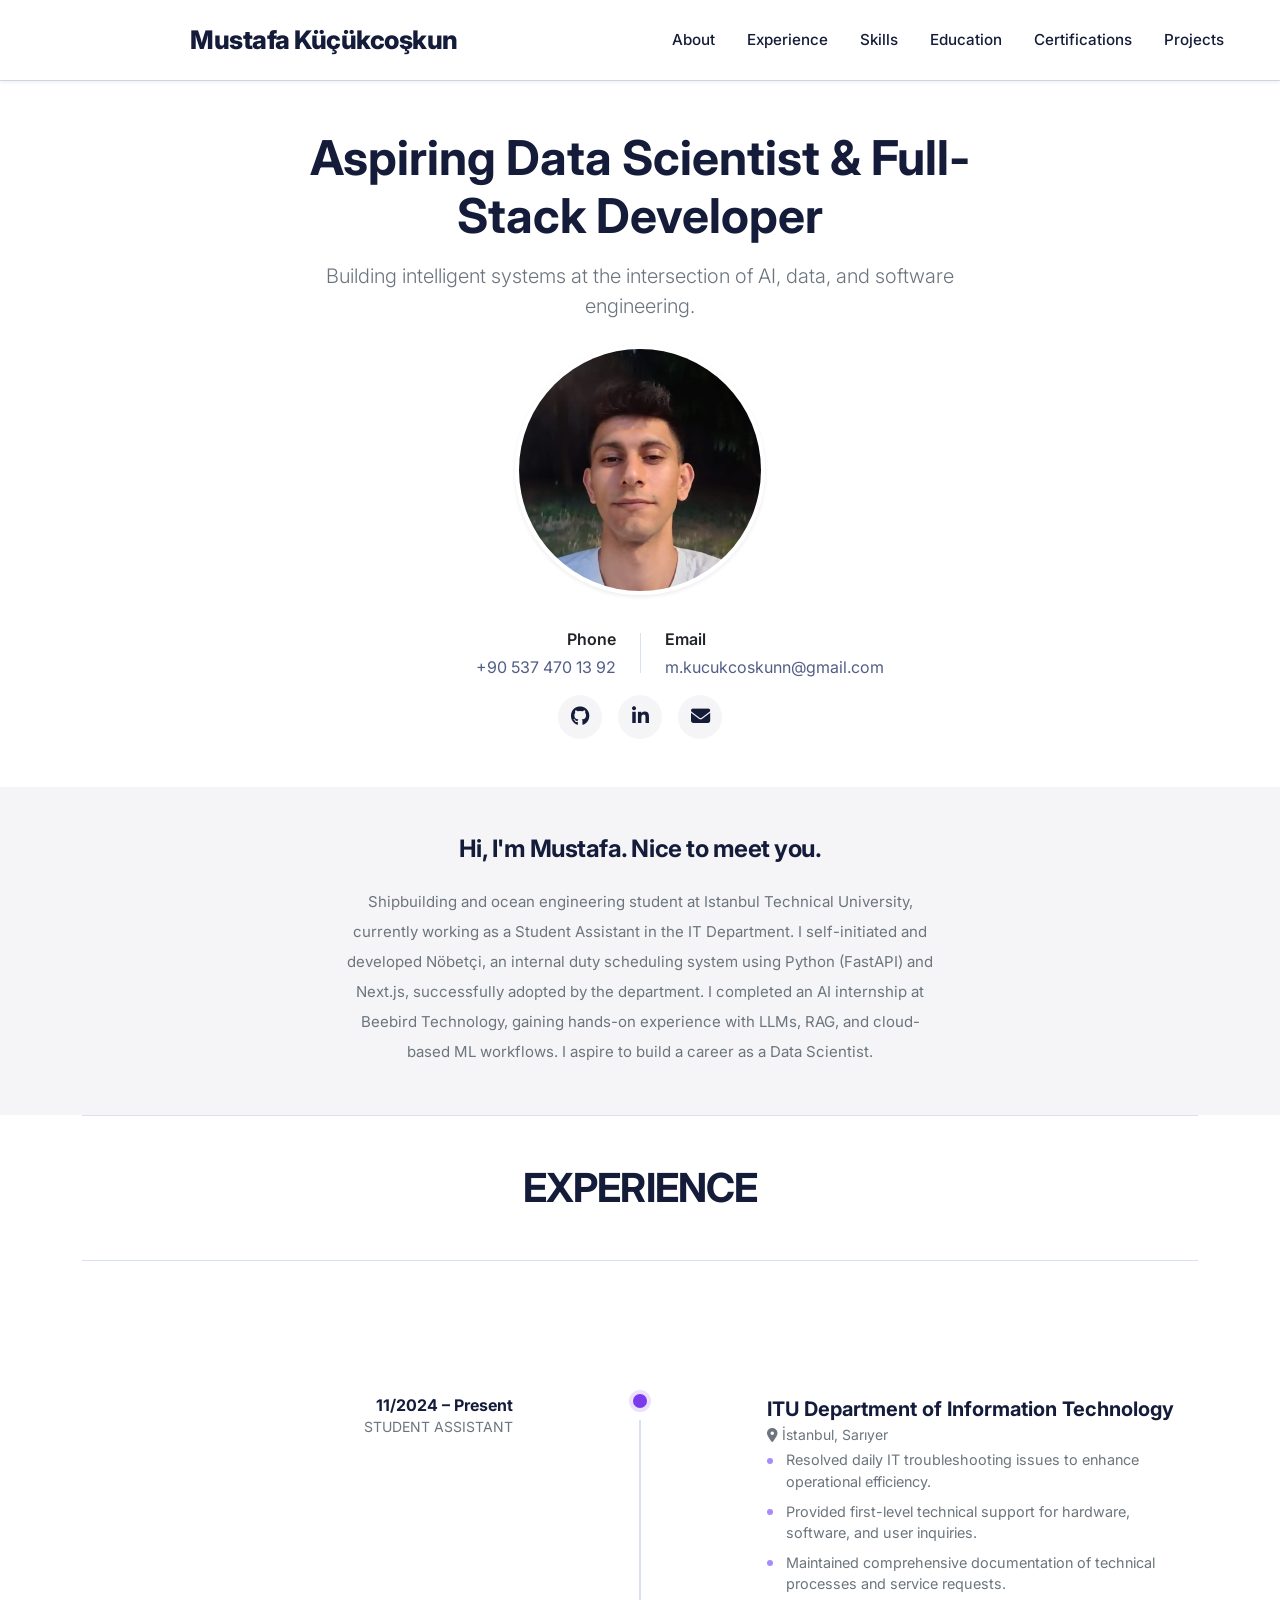
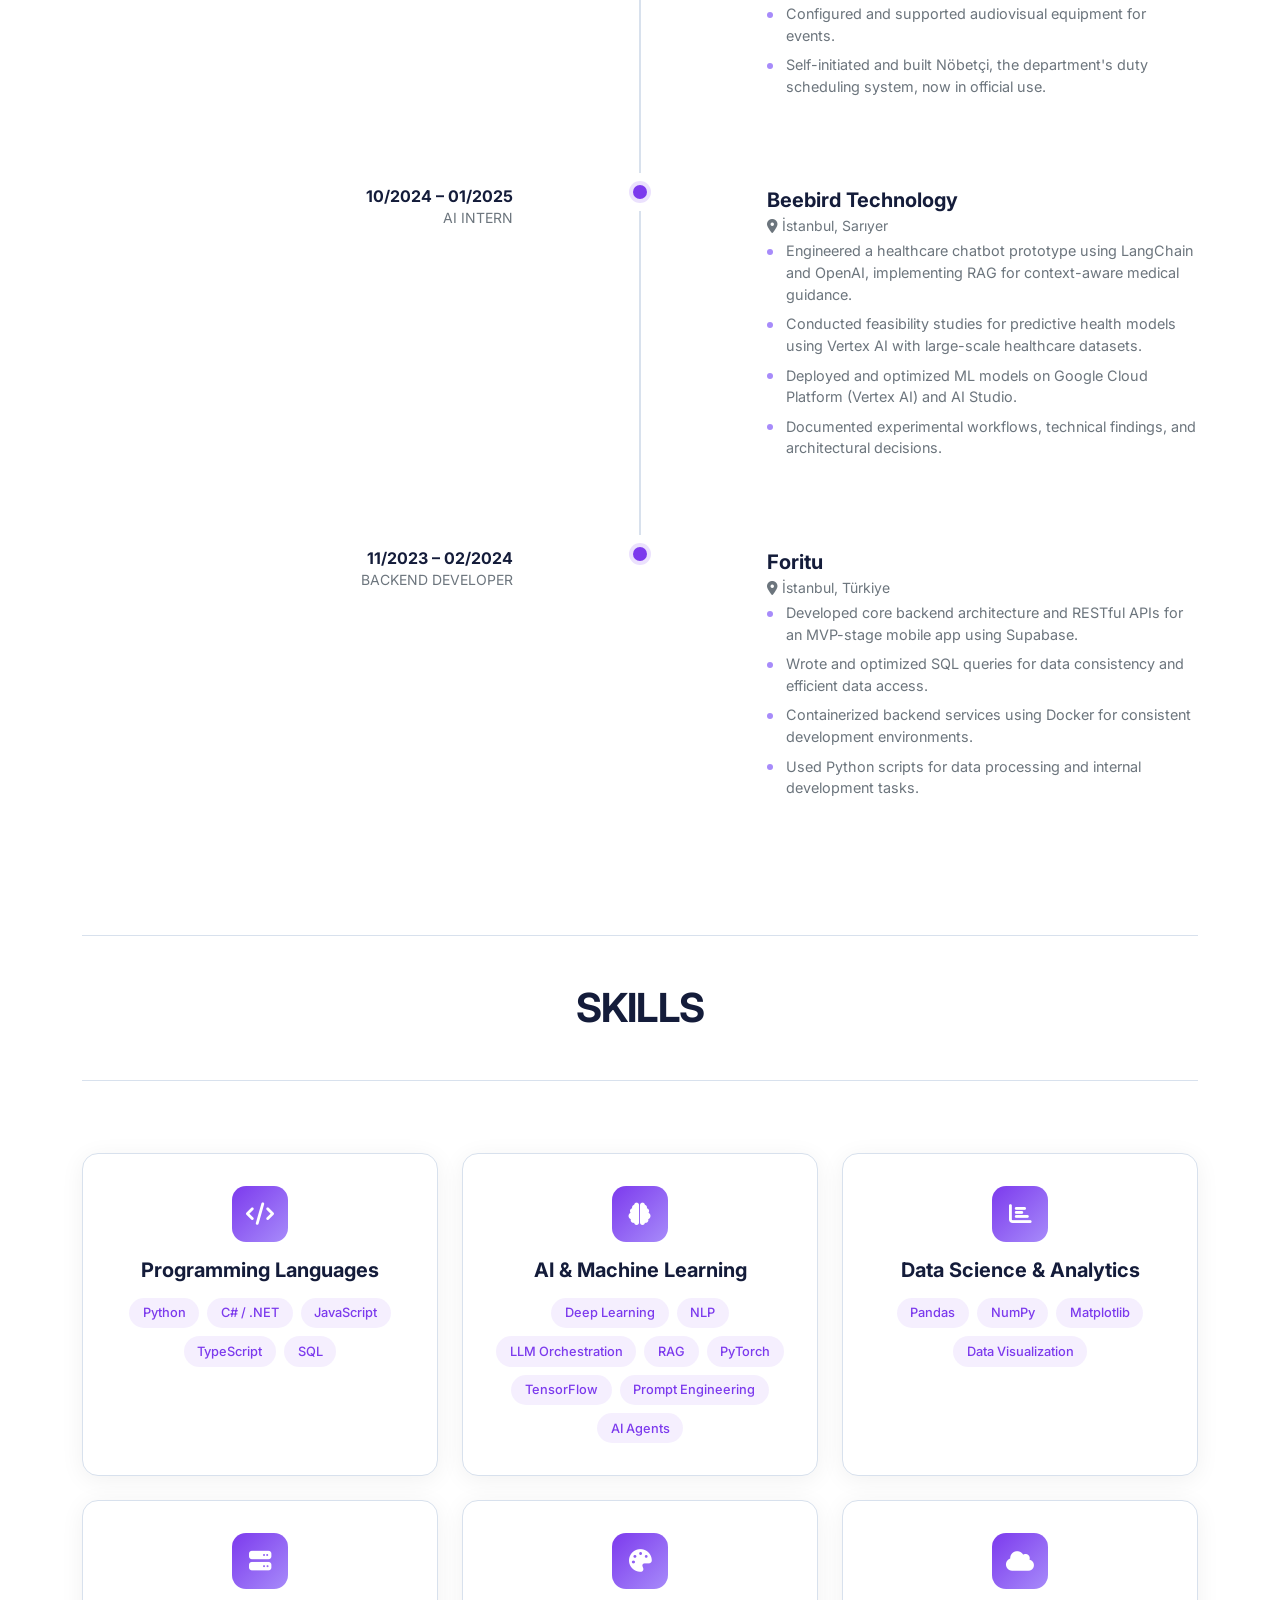
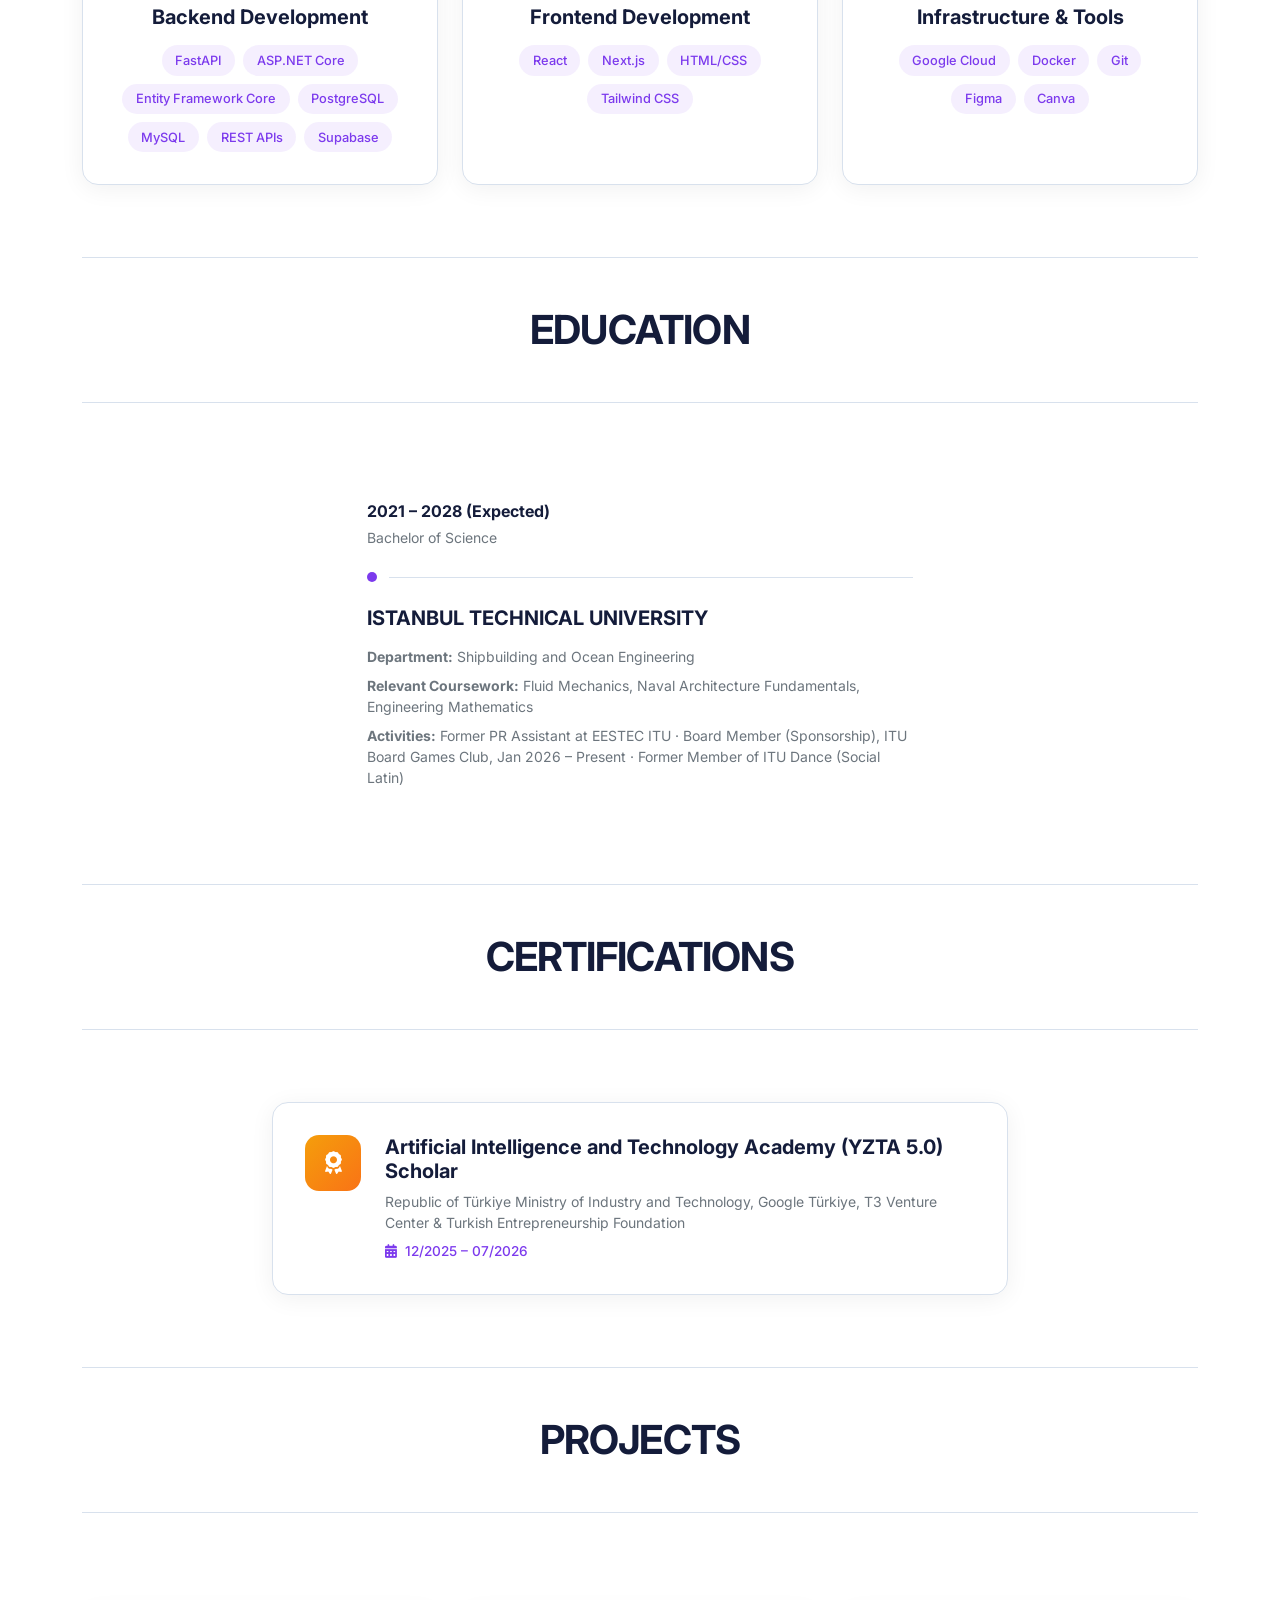
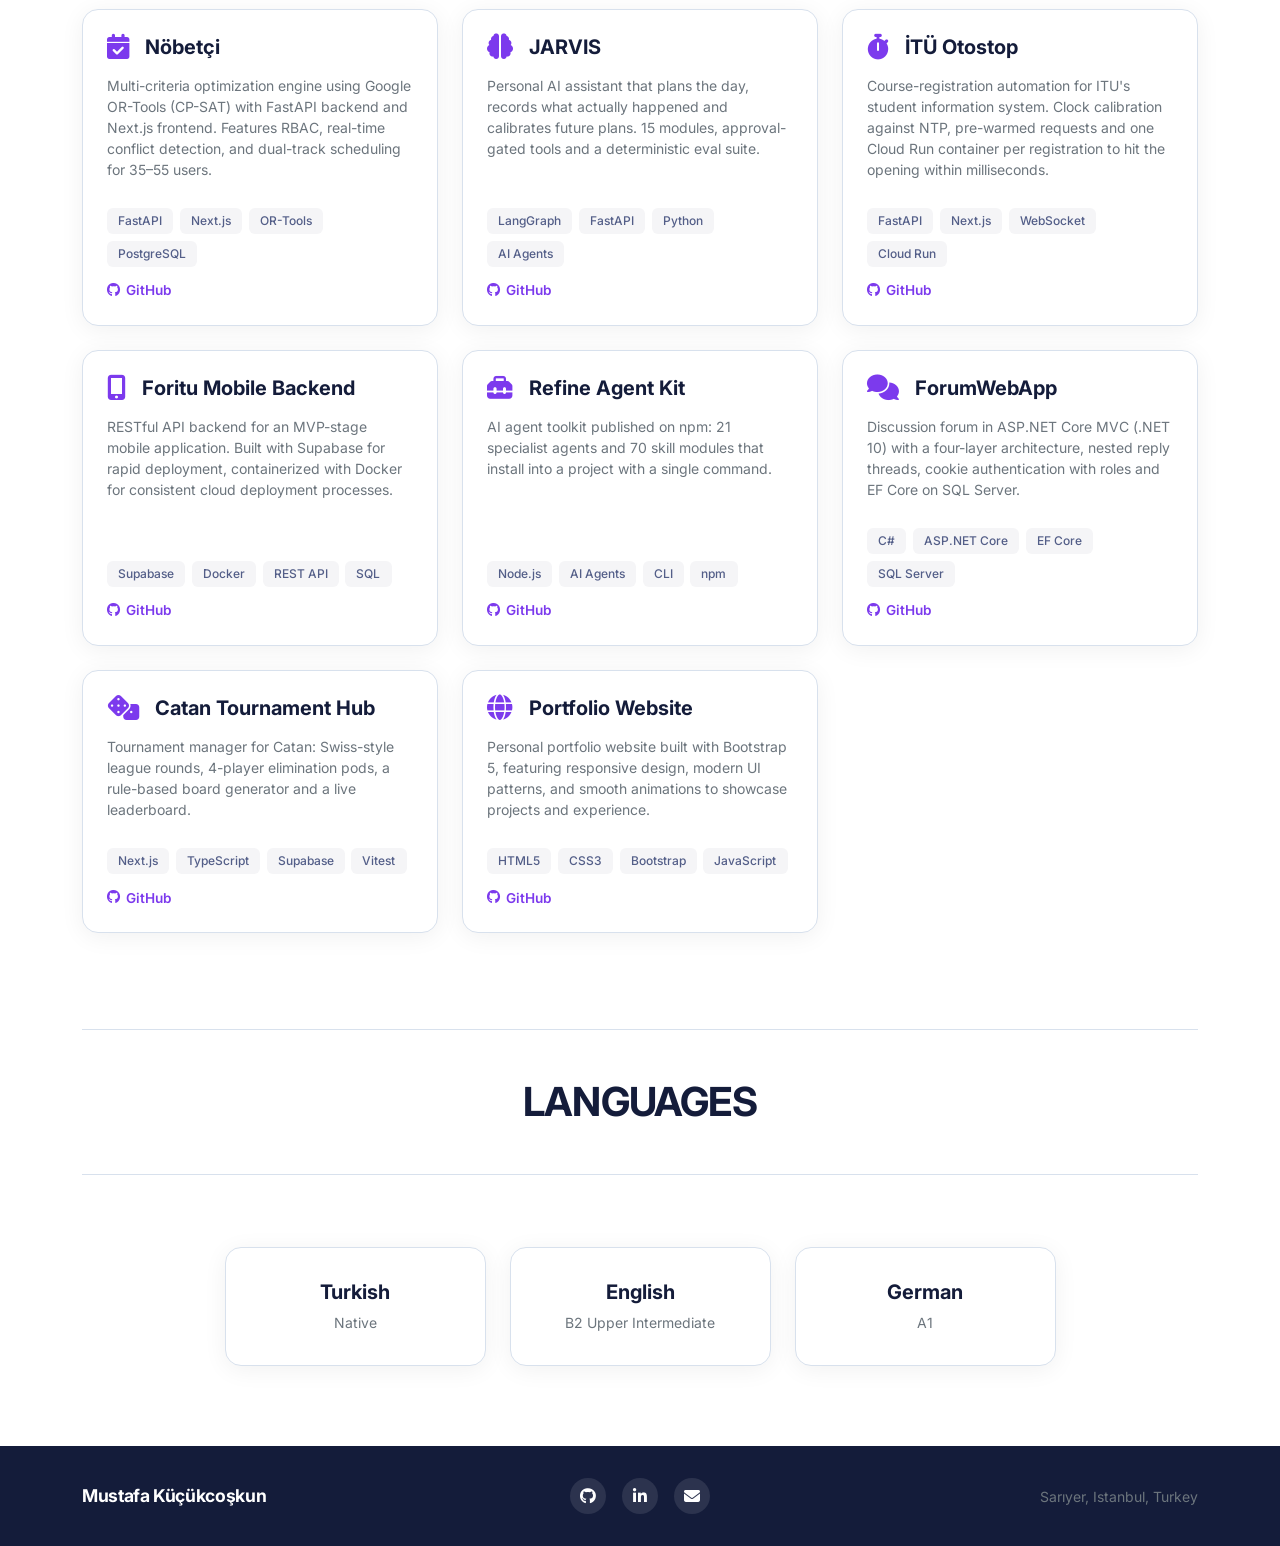
<file: index.html>
<!doctype html>
<html lang="en">

<head>
  <meta charset="utf-8">
  <meta name="description"
    content="Mustafa Küçükcoşkun - Data Scientist & Backend Developer. Shipbuilding student at ITU with hands-on AI/ML and full-stack development experience.">
  <meta name="viewport" content="width=device-width, initial-scale=1">
  <title>Mustafa Küçükcoşkun - Portfolio</title>
  <link href="https://cdn.jsdelivr.net/npm/bootstrap@5.3.8/dist/css/bootstrap.min.css" rel="stylesheet"
    integrity="sha384-sRIl4kxILFvY47J16cr9ZwB07vP4J8+LH7qKQnuqkuIAvNWLzeN8tE5YBujZqJLB" crossorigin="anonymous">
  <link rel="preconnect" href="https://fonts.googleapis.com">
  <link rel="preconnect" href="https://fonts.gstatic.com" crossorigin>
  <link href="https://fonts.googleapis.com/css2?family=Inter:wght@300;400;500;600;700;800&display=swap"
    rel="stylesheet">
  <link rel="stylesheet" href="https://cdnjs.cloudflare.com/ajax/libs/font-awesome/6.5.1/css/all.min.css">
  <link rel="stylesheet" href="styles.css">
</head>

<body>
  <!-- NAVBAR -->
  <nav class="navbar navbar-expand-lg py-3 shadow-sm" id="mainNav">
    <div class="container-fluid px-4">
      <div class="row w-100 align-items-center g-0">

        <!-- Logo Column -->
        <div class="col-6 d-none d-lg-flex justify-content-center">
          <a class="logo navbar-brand mb-0" href="#">Mustafa Küçükcoşkun</a>
        </div>

        <!-- Mobile: Logo + Hamburger -->
        <div class="col-12 d-flex d-lg-none justify-content-between align-items-center">
          <a class="logo navbar-brand mb-0" href="#">Mustafa Küçükcoşkun</a>
          <button class="navbar-toggler" type="button" data-bs-toggle="collapse" data-bs-target="#navbarNav"
            aria-controls="navbarNav" aria-expanded="false" aria-label="Toggle navigation">
            <span class="navbar-toggler-icon"></span>
          </button>
        </div>

        <!-- Links Column -->
        <div class="col-12 col-lg-6">
          <div class="collapse navbar-collapse d-lg-flex justify-content-lg-center" id="navbarNav">
            <ul class="navbar-nav gap-3 mt-3 mt-lg-0">
              <li class="nav-item">
                <a href="#about-me" class="nav-link">About</a>
              </li>
              <li class="nav-item">
                <a href="#experience" class="nav-link">Experience</a>
              </li>
              <li class="nav-item">
                <a href="#skills" class="nav-link">Skills</a>
              </li>
              <li class="nav-item">
                <a href="#education" class="nav-link">Education</a>
              </li>
              <li class="nav-item">
                <a href="#certifications" class="nav-link">Certifications</a>
              </li>
              <li class="nav-item">
                <a href="#projects" class="nav-link">Projects</a>
              </li>
            </ul>
          </div>
        </div>
      </div>
    </div>
  </nav>

  <hr class="m-0 opacity-100">

  <main>
    <!-- ======================== ABOUT ME SECTION ======================== -->
    <section id="about-me">
      <div class="container py-4 py-md-5">
        <div class="row justify-content-center">
          <div class="col-12 col-lg-10 col-xl-8">
            <!-- Title & Subtitle -->
            <div class="text-center mb-4">
              <h1 class="display-5 display-md-4 fw-bold mb-3">Aspiring Data Scientist & Full-Stack Developer</h1>
              <p class="lead text-secondary mb-0 px-2 px-md-4">
                Building intelligent systems at the intersection of AI, data, and software engineering.
              </p>
            </div>

            <!-- Profile Picture -->
            <div class="text-center my-4">
              <img src="ben.jpeg" loading="lazy" alt="Profile photo of Mustafa Küçükcoşkun"
                class="rounded-circle shadow-sm profile-img">
            </div>
          </div>
        </div>

        <!-- Contact Section -->
        <div class="row justify-content-center mb-2 mb-md-3 mt-1 mt-md-2">
          <div class="col-12 col-sm-10 col-md-8 col-lg-6">
            <div class="contact-grid">
              <!-- Phone -->
              <div class="text-center text-sm-end">
                <p class="mb-1 fw-semibold text-dark">Phone</p>
                <p class="mb-0 phone-number">
                  <a href="tel:+905374701392">+90 537 470 13 92</a>
                </p>
              </div>

              <!-- Divider -->
              <div class="divider-vertical d-none d-sm-block"
                style="width: 1px; height: 40px; background-color: var(--color-divider);"></div>
              <div class="divider-horizontal d-block d-sm-none"
                style="width: 80px; height: 1px; background-color: var(--color-divider);"></div>

              <!-- Email -->
              <div class="text-center text-sm-start">
                <p class="mb-1 fw-semibold text-dark">Email</p>
                <p class="mb-0 email-address">
                  <a href="mailto:m.kucukcoskunn@gmail.com">m.kucukcoskunn@gmail.com</a>
                </p>
              </div>
            </div>
          </div>
        </div>

        <!-- Social Links -->
        <div class="row justify-content-center mt-3">
          <div class="col-12 text-center">
            <div class="social-links">
              <a href="https://github.com/MustafaKucukcoskun" target="_blank" rel="noopener noreferrer"
                class="social-link" title="GitHub">
                <i class="fab fa-github"></i>
              </a>
              <a href="https://www.linkedin.com/in/mustafa-küçükcoşkun" target="_blank" rel="noopener noreferrer"
                class="social-link" title="LinkedIn">
                <i class="fab fa-linkedin-in"></i>
              </a>
              <a href="mailto:m.kucukcoskunn@gmail.com" class="social-link" title="Email">
                <i class="fas fa-envelope"></i>
              </a>
            </div>
          </div>
        </div>
      </div>

      <!-- Intro Container -->
      <div class="intro-container d-flex align-items-center justify-content-center">
        <div class="container py-5">
          <div class="row justify-content-center">
            <div class="col-12 col-md-10 col-lg-8 col-xl-7">
              <div class="px-3 px-md-4">
                <h2 class="text-center mb-4 fs-4 fw-bold">Hi, I'm Mustafa. Nice to meet you.</h2>
                <p class="text-center text-secondary lh-lg mb-0" style="font-size: clamp(0.9375rem, 1vw, 1.0625rem);">
                  Shipbuilding and ocean engineering student at Istanbul Technical University, currently working as a
                  Student Assistant in the IT Department. I self-initiated and developed Nöbetçi, an internal duty
                  scheduling system using Python (FastAPI) and Next.js, successfully adopted by the department. I completed an AI
                  internship at Beebird Technology, gaining hands-on experience with LLMs, RAG, and cloud-based ML
                  workflows. I aspire to build a career as a Data Scientist.
                </p>
              </div>
            </div>
          </div>
        </div>
      </div>
    </section>

    <!-- ======================== EXPERIENCE SECTION ======================== -->
    <section id="experience">
      <div class="container">
        <hr class="m-0 opacity-100">
        <h2 class="text-center py-5 fw-bold">EXPERIENCE</h2>
        <hr class="m-0 opacity-100" style="padding-bottom: clamp(40px, 8.5vw, 85px);">

        <div class="py-5">
          <div class="experience-timeline">

            <!-- Experience 1: ITU Student Assistant -->
            <div class="timeline-date text-end">
              <p class="fw-bold my-1">11/2024 – Present</p>
              <p class="text-secondary text-uppercase small mb-0">Student Assistant</p>
            </div>
            <div class="timeline-center">
              <div class="timeline-dot"></div>
              <div class="timeline-line"></div>
            </div>
            <div class="timeline-content">
              <h5 class="fw-bold my-2">ITU Department of Information Technology</h5>
              <p class="text-secondary small mb-1"><i class="fas fa-map-marker-alt me-1"></i>İstanbul, Sarıyer</p>
              <ul class="text-secondary mb-0 experience-list">
                <li>Resolved daily IT troubleshooting issues to enhance operational efficiency.</li>
                <li>Provided first-level technical support for hardware, software, and user inquiries.</li>
                <li>Maintained comprehensive documentation of technical processes and service requests.</li>
                <li>Configured and supported audiovisual equipment for events.</li>
                <li>Self-initiated and built Nöbetçi, the department's duty scheduling system, now in official use.</li>
              </ul>
            </div>

            <!-- Experience 2: Beebird AI Intern -->
            <div class="timeline-date text-end">
              <p class="fw-bold my-1">10/2024 – 01/2025</p>
              <p class="text-secondary text-uppercase small mb-0">AI Intern</p>
            </div>
            <div class="timeline-center">
              <div class="timeline-dot"></div>
              <div class="timeline-line"></div>
            </div>
            <div class="timeline-content">
              <h5 class="fw-bold my-2">Beebird Technology</h5>
              <p class="text-secondary small mb-1"><i class="fas fa-map-marker-alt me-1"></i>İstanbul, Sarıyer</p>
              <ul class="text-secondary mb-0 experience-list">
                <li>Engineered a healthcare chatbot prototype using LangChain and OpenAI, implementing RAG for
                  context-aware medical guidance.</li>
                <li>Conducted feasibility studies for predictive health models using Vertex AI with large-scale
                  healthcare datasets.</li>
                <li>Deployed and optimized ML models on Google Cloud Platform (Vertex AI) and AI Studio.</li>
                <li>Documented experimental workflows, technical findings, and architectural decisions.</li>
              </ul>
            </div>

            <!-- Experience 3: Foritu Backend Dev -->
            <div class="timeline-date text-end">
              <p class="fw-bold my-1">11/2023 – 02/2024</p>
              <p class="text-secondary text-uppercase small mb-0">Backend Developer</p>
            </div>
            <div class="timeline-center">
              <div class="timeline-dot"></div>
            </div>
            <div class="timeline-content">
              <h5 class="fw-bold my-2">Foritu</h5>
              <p class="text-secondary small mb-1"><i class="fas fa-map-marker-alt me-1"></i>İstanbul, Türkiye</p>
              <ul class="text-secondary mb-0 experience-list">
                <li>Developed core backend architecture and RESTful APIs for an MVP-stage mobile app using Supabase.
                </li>
                <li>Wrote and optimized SQL queries for data consistency and efficient data access.</li>
                <li>Containerized backend services using Docker for consistent development environments.</li>
                <li>Used Python scripts for data processing and internal development tasks.</li>
              </ul>
            </div>

          </div>
        </div>
      </div>
    </section>

    <!-- ======================== SKILLS SECTION ======================== -->
    <section id="skills">
      <div class="container">
        <hr class="m-0 opacity-100">
        <h2 class="text-center py-5 fw-bold">SKILLS</h2>
        <hr class="m-0 opacity-100">

        <div class="py-5 my-4">
          <div class="row g-4 justify-content-center">

            <!-- Skill Category 1: Programming Languages -->
            <div class="col-12 col-md-6 col-lg-4">
              <div class="skill-card">
                <div class="skill-card-icon">
                  <i class="fas fa-code"></i>
                </div>
                <h5 class="fw-bold mb-3">Programming Languages</h5>
                <div class="skill-tags">
                  <span class="skill-tag">Python</span>
                  <span class="skill-tag">C# / .NET</span>
                  <span class="skill-tag">JavaScript</span>
                  <span class="skill-tag">TypeScript</span>
                  <span class="skill-tag">SQL</span>
                </div>
              </div>
            </div>

            <!-- Skill Category 2: AI & Machine Learning -->
            <div class="col-12 col-md-6 col-lg-4">
              <div class="skill-card">
                <div class="skill-card-icon">
                  <i class="fas fa-brain"></i>
                </div>
                <h5 class="fw-bold mb-3">AI & Machine Learning</h5>
                <div class="skill-tags">
                  <span class="skill-tag">Deep Learning</span>
                  <span class="skill-tag">NLP</span>
                  <span class="skill-tag">LLM Orchestration</span>
                  <span class="skill-tag">RAG</span>
                  <span class="skill-tag">PyTorch</span>
                  <span class="skill-tag">TensorFlow</span>
                  <span class="skill-tag">Prompt Engineering</span>
                  <span class="skill-tag">AI Agents</span>
                </div>
              </div>
            </div>

            <!-- Skill Category 3: Data Science -->
            <div class="col-12 col-md-6 col-lg-4">
              <div class="skill-card">
                <div class="skill-card-icon">
                  <i class="fas fa-chart-bar"></i>
                </div>
                <h5 class="fw-bold mb-3">Data Science & Analytics</h5>
                <div class="skill-tags">
                  <span class="skill-tag">Pandas</span>
                  <span class="skill-tag">NumPy</span>
                  <span class="skill-tag">Matplotlib</span>
                  <span class="skill-tag">Data Visualization</span>
                </div>
              </div>
            </div>

            <!-- Skill Category 4: Backend Development -->
            <div class="col-12 col-md-6 col-lg-4">
              <div class="skill-card">
                <div class="skill-card-icon">
                  <i class="fas fa-server"></i>
                </div>
                <h5 class="fw-bold mb-3">Backend Development</h5>
                <div class="skill-tags">
                  <span class="skill-tag">FastAPI</span>
                  <span class="skill-tag">ASP.NET Core</span>
                  <span class="skill-tag">Entity Framework Core</span>
                  <span class="skill-tag">PostgreSQL</span>
                  <span class="skill-tag">MySQL</span>
                  <span class="skill-tag">REST APIs</span>
                  <span class="skill-tag">Supabase</span>
                </div>
              </div>
            </div>

            <!-- Skill Category 5: Frontend Development -->
            <div class="col-12 col-md-6 col-lg-4">
              <div class="skill-card">
                <div class="skill-card-icon">
                  <i class="fas fa-palette"></i>
                </div>
                <h5 class="fw-bold mb-3">Frontend Development</h5>
                <div class="skill-tags">
                  <span class="skill-tag">React</span>
                  <span class="skill-tag">Next.js</span>
                  <span class="skill-tag">HTML/CSS</span>
                  <span class="skill-tag">Tailwind CSS</span>
                </div>
              </div>
            </div>

            <!-- Skill Category 6: Infrastructure & Tools -->
            <div class="col-12 col-md-6 col-lg-4">
              <div class="skill-card">
                <div class="skill-card-icon">
                  <i class="fas fa-cloud"></i>
                </div>
                <h5 class="fw-bold mb-3">Infrastructure & Tools</h5>
                <div class="skill-tags">
                  <span class="skill-tag">Google Cloud</span>
                  <span class="skill-tag">Docker</span>
                  <span class="skill-tag">Git</span>
                  <span class="skill-tag">Figma</span>
                  <span class="skill-tag">Canva</span>
                </div>
              </div>
            </div>

          </div>
        </div>
      </div>
    </section>

    <!-- ======================== EDUCATION SECTION ======================== -->
    <section id="education">
      <div class="container">
        <hr class="m-0 opacity-100">
        <h2 class="text-center py-5 fw-bold">EDUCATION</h2>
        <hr class="m-0 opacity-100">

        <div class="py-5 my-5">
          <div class="row g-4 justify-content-center">
            <!-- Education Item: ITU -->
            <div class="col-12 col-md-8 col-lg-6">
              <div class="education-item">
                <p class="fw-bold mb-1">2021 – 2028 (Expected)</p>
                <p class="text-secondary mb-4 small">Bachelor of Science</p>

                <div class="education-bullet-line mb-4">
                  <span class="education-bullet"></span>
                  <div class="education-line"></div>
                </div>

                <h5 class="fw-bold mb-3">ISTANBUL TECHNICAL UNIVERSITY</h5>
                <p class="text-secondary small mb-2">
                  <strong>Department:</strong> Shipbuilding and Ocean Engineering
                </p>
                <p class="text-secondary small mb-2">
                  <strong>Relevant Coursework:</strong> Fluid Mechanics, Naval Architecture Fundamentals, Engineering
                  Mathematics
                </p>
                <p class="text-secondary small mb-0">
                  <strong>Activities:</strong> Former PR Assistant at EESTEC ITU · Board Member (Sponsorship), ITU Board Games Club, Jan 2026 –
                  Present ·
                  Former Member of ITU Dance (Social Latin)
                </p>
              </div>
            </div>
          </div>
        </div>
      </div>
    </section>

    <!-- ======================== CERTIFICATIONS SECTION ======================== -->
    <section id="certifications">
      <div class="container">
        <hr class="m-0 opacity-100">
        <h2 class="text-center py-5 fw-bold">CERTIFICATIONS</h2>
        <hr class="m-0 opacity-100">

        <div class="py-5 my-4">
          <div class="row justify-content-center">
            <div class="col-12 col-md-10 col-lg-8">
              <div class="certification-card">
                <div class="certification-icon">
                  <i class="fas fa-award"></i>
                </div>
                <div class="certification-content">
                  <h5 class="fw-bold mb-2">Artificial Intelligence and Technology Academy (YZTA 5.0) Scholar</h5>
                  <p class="text-secondary small mb-2">
                    Republic of Türkiye Ministry of Industry and Technology, Google Türkiye, T3 Venture Center & Turkish
                    Entrepreneurship Foundation
                  </p>
                  <p class="certification-date mb-0">
                    <i class="fas fa-calendar-alt me-1"></i> 12/2025 – 07/2026
                  </p>
                </div>
              </div>
            </div>
          </div>
        </div>
      </div>
    </section>

    <!-- ======================== PROJECTS SECTION ======================== -->
    <section id="projects">
      <div class="container">
        <hr class="m-0 opacity-100">
        <h2 class="text-center py-5 fw-bold">PROJECTS</h2>
        <hr class="m-0 opacity-100">

        <div class="py-5 my-5">
          <div class="row g-4">

            <!-- Project 1: Nöbetçi -->
            <div class="col-12 col-md-6 col-lg-4">
              <div class="project-card">
                <div class="project-card-header">
                  <i class="fas fa-calendar-check project-icon"></i>
                  <h5 class="fw-bold mb-0">Nöbetçi</h5>
                </div>
                <div class="project-card-body">
                  <p class="text-secondary small">
                    Multi-criteria optimization engine using Google OR-Tools (CP-SAT) with FastAPI backend and Next.js
                    frontend. Features RBAC, real-time conflict detection, and dual-track scheduling for 35–55 users.
                  </p>
                  <div class="project-tags">
                    <span class="project-tag">FastAPI</span>
                    <span class="project-tag">Next.js</span>
                    <span class="project-tag">OR-Tools</span>
                    <span class="project-tag">PostgreSQL</span>
                  </div>
                  <a class="project-link" href="https://github.com/MustafaKucukcoskun/itu-nobetci" target="_blank" rel="noopener noreferrer">
                    <i class="fab fa-github"></i> GitHub
                  </a>
                </div>
              </div>
            </div>

            <!-- Project 2: JARVIS -->
            <div class="col-12 col-md-6 col-lg-4">
              <div class="project-card">
                <div class="project-card-header">
                  <i class="fas fa-brain project-icon"></i>
                  <h5 class="fw-bold mb-0">JARVIS</h5>
                </div>
                <div class="project-card-body">
                  <p class="text-secondary small">
                    Personal AI assistant that plans the day, records what actually happened and calibrates future
                    plans. 15 modules, approval-gated tools and a deterministic eval suite.
                  </p>
                  <div class="project-tags">
                    <span class="project-tag">LangGraph</span>
                    <span class="project-tag">FastAPI</span>
                    <span class="project-tag">Python</span>
                    <span class="project-tag">AI Agents</span>
                  </div>
                  <a class="project-link" href="https://github.com/MustafaKucukcoskun/jarvis-overview" target="_blank" rel="noopener noreferrer">
                    <i class="fab fa-github"></i> GitHub
                  </a>
                </div>
              </div>
            </div>

            <!-- Project 3: İTÜ Otostop -->
            <div class="col-12 col-md-6 col-lg-4">
              <div class="project-card">
                <div class="project-card-header">
                  <i class="fas fa-stopwatch project-icon"></i>
                  <h5 class="fw-bold mb-0">İTÜ Otostop</h5>
                </div>
                <div class="project-card-body">
                  <p class="text-secondary small">
                    Course-registration automation for ITU's student information system. Clock calibration against
                    NTP, pre-warmed requests and one Cloud Run container per registration to hit the opening within
                    milliseconds.
                  </p>
                  <div class="project-tags">
                    <span class="project-tag">FastAPI</span>
                    <span class="project-tag">Next.js</span>
                    <span class="project-tag">WebSocket</span>
                    <span class="project-tag">Cloud Run</span>
                  </div>
                  <a class="project-link" href="https://github.com/MustafaKucukcoskun/itu-otostop" target="_blank" rel="noopener noreferrer">
                    <i class="fab fa-github"></i> GitHub
                  </a>
                </div>
              </div>
            </div>

            <!-- Project 4: Foritu Mobile Backend -->
            <div class="col-12 col-md-6 col-lg-4">
              <div class="project-card">
                <div class="project-card-header">
                  <i class="fas fa-mobile-alt project-icon"></i>
                  <h5 class="fw-bold mb-0">Foritu Mobile Backend</h5>
                </div>
                <div class="project-card-body">
                  <p class="text-secondary small">
                    RESTful API backend for an MVP-stage mobile application. Built with Supabase for rapid deployment,
                    containerized with Docker for consistent cloud deployment processes.
                  </p>
                  <div class="project-tags">
                    <span class="project-tag">Supabase</span>
                    <span class="project-tag">Docker</span>
                    <span class="project-tag">REST API</span>
                    <span class="project-tag">SQL</span>
                  </div>
                  <a class="project-link" href="https://github.com/MustafaKucukcoskun/Foritu-python-api" target="_blank" rel="noopener noreferrer">
                    <i class="fab fa-github"></i> GitHub
                  </a>
                </div>
              </div>
            </div>

            <!-- Project 5: Refine Agent Kit -->
            <div class="col-12 col-md-6 col-lg-4">
              <div class="project-card">
                <div class="project-card-header">
                  <i class="fas fa-toolbox project-icon"></i>
                  <h5 class="fw-bold mb-0">Refine Agent Kit</h5>
                </div>
                <div class="project-card-body">
                  <p class="text-secondary small">
                    AI agent toolkit published on npm: 21 specialist agents and 70 skill modules that install into a
                    project with a single command.
                  </p>
                  <div class="project-tags">
                    <span class="project-tag">Node.js</span>
                    <span class="project-tag">AI Agents</span>
                    <span class="project-tag">CLI</span>
                    <span class="project-tag">npm</span>
                  </div>
                  <a class="project-link" href="https://github.com/MustafaKucukcoskun/Refine-agent-kit" target="_blank" rel="noopener noreferrer">
                    <i class="fab fa-github"></i> GitHub
                  </a>
                </div>
              </div>
            </div>

            <!-- Project 6: ForumWebApp -->
            <div class="col-12 col-md-6 col-lg-4">
              <div class="project-card">
                <div class="project-card-header">
                  <i class="fas fa-comments project-icon"></i>
                  <h5 class="fw-bold mb-0">ForumWebApp</h5>
                </div>
                <div class="project-card-body">
                  <p class="text-secondary small">
                    Discussion forum in ASP.NET Core MVC (.NET 10) with a four-layer architecture, nested reply
                    threads, cookie authentication with roles and EF Core on SQL Server.
                  </p>
                  <div class="project-tags">
                    <span class="project-tag">C#</span>
                    <span class="project-tag">ASP.NET Core</span>
                    <span class="project-tag">EF Core</span>
                    <span class="project-tag">SQL Server</span>
                  </div>
                  <a class="project-link" href="https://github.com/MustafaKucukcoskun/ForumWebApp" target="_blank" rel="noopener noreferrer">
                    <i class="fab fa-github"></i> GitHub
                  </a>
                </div>
              </div>
            </div>

            <!-- Project 7: Catan Tournament Hub -->
            <div class="col-12 col-md-6 col-lg-4">
              <div class="project-card">
                <div class="project-card-header">
                  <i class="fas fa-dice project-icon"></i>
                  <h5 class="fw-bold mb-0">Catan Tournament Hub</h5>
                </div>
                <div class="project-card-body">
                  <p class="text-secondary small">
                    Tournament manager for Catan: Swiss-style league rounds, 4-player elimination pods, a rule-based
                    board generator and a live leaderboard.
                  </p>
                  <div class="project-tags">
                    <span class="project-tag">Next.js</span>
                    <span class="project-tag">TypeScript</span>
                    <span class="project-tag">Supabase</span>
                    <span class="project-tag">Vitest</span>
                  </div>
                  <a class="project-link" href="https://github.com/MustafaKucukcoskun/catan-tournament" target="_blank" rel="noopener noreferrer">
                    <i class="fab fa-github"></i> GitHub
                  </a>
                </div>
              </div>
            </div>

            <!-- Project 8: Portfolio Website -->
            <div class="col-12 col-md-6 col-lg-4">
              <div class="project-card">
                <div class="project-card-header">
                  <i class="fas fa-globe project-icon"></i>
                  <h5 class="fw-bold mb-0">Portfolio Website</h5>
                </div>
                <div class="project-card-body">
                  <p class="text-secondary small">
                    Personal portfolio website built with Bootstrap 5, featuring responsive design, modern UI patterns,
                    and smooth animations to showcase projects and experience.
                  </p>
                  <div class="project-tags">
                    <span class="project-tag">HTML5</span>
                    <span class="project-tag">CSS3</span>
                    <span class="project-tag">Bootstrap</span>
                    <span class="project-tag">JavaScript</span>
                  </div>
                  <a class="project-link" href="https://github.com/MustafaKucukcoskun/portfolio" target="_blank" rel="noopener noreferrer">
                    <i class="fab fa-github"></i> GitHub
                  </a>
                </div>
              </div>
            </div>

          </div>
        </div>
      </div>
    </section>

    <!-- ======================== LANGUAGES SECTION ======================== -->
    <section id="languages">
      <div class="container">
        <hr class="m-0 opacity-100">
        <h2 class="text-center py-5 fw-bold">LANGUAGES</h2>
        <hr class="m-0 opacity-100">

        <div class="py-5 my-4">
          <div class="row g-4 justify-content-center">
            <div class="col-6 col-md-4 col-lg-3">
              <div class="language-card">
                <h5 class="fw-bold mb-2">Turkish</h5>
                <p class="text-secondary small mb-0">Native</p>
              </div>
            </div>
            <div class="col-6 col-md-4 col-lg-3">
              <div class="language-card">
                <h5 class="fw-bold mb-2">English</h5>
                <p class="text-secondary small mb-0">B2 Upper Intermediate</p>
              </div>
            </div>
            <div class="col-6 col-md-4 col-lg-3">
              <div class="language-card">
                <h5 class="fw-bold mb-2">German</h5>
                <p class="text-secondary small mb-0">A1</p>
              </div>
            </div>
          </div>
        </div>
      </div>
    </section>

  </main>

  <!-- ======================== FOOTER ======================== -->
  <footer>
    <div class="container">
      <div class="row align-items-center">
        <div class="col-12 col-md-4 text-center text-md-start mb-3 mb-md-0">
          <span class="footer-brand fw-bold">Mustafa Küçükcoşkun</span>
        </div>
        <div class="col-12 col-md-4 text-center mb-3 mb-md-0">
          <div class="footer-social">
            <a href="https://www.github.com/MustafaKucukcoskun" target="_blank" rel="noopener noreferrer"
              title="GitHub">
              <i class="fab fa-github"></i>
            </a>
            <a href="https://www.linkedin.com/in/mustafa-küçükcoşkun" target="_blank" rel="noopener noreferrer"
              title="LinkedIn">
              <i class="fab fa-linkedin-in"></i>
            </a>
            <a href="mailto:m.kucukcoskunn@gmail.com" title="Email">
              <i class="fas fa-envelope"></i>
            </a>
          </div>
        </div>
        <div class="col-12 col-md-4 text-center text-md-end">
          <p class="text-secondary small mb-0">Sarıyer, Istanbul, Turkey</p>
        </div>
      </div>
    </div>
  </footer>

  <script src="https://cdn.jsdelivr.net/npm/@popperjs/core@2.11.8/dist/umd/popper.min.js"
    integrity="sha384-I7E8VVD/ismYTF4hNIPjVp/Zjvgyol6VFvRkX/vR+Vc4jQkC+hVqc2pM8ODewa9r"
    crossorigin="anonymous"></script>
  <script src="https://cdn.jsdelivr.net/npm/bootstrap@5.3.8/dist/js/bootstrap.min.js"
    integrity="sha384-G/EV+4j2dNv+tEPo3++6LCgdCROaejBqfUeNjuKAiuXbjrxilcCdDz6ZAVfHWe1Y"
    crossorigin="anonymous"></script>

  <!-- Smooth scroll & navbar scroll effect -->
  <script>
    // Smooth scroll for anchor links
    document.querySelectorAll('a[href^="#"]').forEach(anchor => {
      anchor.addEventListener('click', function (e) {
        e.preventDefault();
        const target = document.querySelector(this.getAttribute('href'));
        if (target) {
          target.scrollIntoView({ behavior: 'smooth', block: 'start' });
          // Close mobile menu
          const navCollapse = document.getElementById('navbarNav');
          if (navCollapse.classList.contains('show')) {
            new bootstrap.Collapse(navCollapse).hide();
          }
        }
      });
    });

    // Navbar shadow on scroll
    window.addEventListener('scroll', () => {
      const nav = document.getElementById('mainNav');
      if (window.scrollY > 50) {
        nav.classList.add('scrolled');
      } else {
        nav.classList.remove('scrolled');
      }
    });

    // Fade-in animation on scroll
    const observerOptions = { threshold: 0.1, rootMargin: '0px 0px -50px 0px' };
    const observer = new IntersectionObserver((entries) => {
      entries.forEach(entry => {
        if (entry.isIntersecting) {
          entry.target.classList.add('fade-in-visible');
          observer.unobserve(entry.target);
        }
      });
    }, observerOptions);

    document.querySelectorAll('.skill-card, .project-card, .certification-card, .language-card, .education-item').forEach(el => {
      el.classList.add('fade-in');
      observer.observe(el);
    });
  </script>
</body>

</html>
</file>
<file: styles.css>
/* ========================================
   CUSTOM CSS VARIABLES
   ======================================== */
:root {
  --color-primary: #141C3A;
  --color-accent: #7C3AED;
  --color-accent-light: #A78BFA;
  --color-accent-bg: rgba(124, 58, 237, 0.08);
  --color-light-bg: #F5F5F7;
  --color-gray: #535E88;
  --color-divider: #D8E1ED;
  --color-text-secondary: #333333;
  --color-white: #ffffff;
  --color-navbar-bg: rgba(255, 255, 255, 0.95);
  --shadow-light: rgba(0, 0, 0, 0.1);
  --shadow-card: 0 4px 24px rgba(0, 0, 0, 0.06);
  --shadow-card-hover: 0 8px 32px rgba(124, 58, 237, 0.12);
  --backdrop-overlay: rgba(0, 0, 0, 0.5);
  --transition-speed: 0.3s;
  --border-radius: 16px;
}

/* ========================================
   GLOBAL STYLES
   ======================================== */

html {
  scroll-behavior: smooth;
}

body {
  font-family: 'Inter', sans-serif;
  color: var(--color-primary);
}

a {
  text-decoration: none;
  color: var(--color-primary);
  transition: color var(--transition-speed) ease;
}

a:hover {
  color: var(--color-accent);
}

hr {
  border-color: var(--color-divider);
}

section h2 {
  font-size: clamp(2rem, 2.5rem, 3rem);
  color: var(--color-primary);
  font-weight: 800;
  text-align: center;
  margin: 0;
  letter-spacing: -0.02em;
}

/* ========================================
   FADE-IN ANIMATION
   ======================================== */
.fade-in {
  opacity: 0;
  transform: translateY(24px);
  transition: opacity 0.6s ease, transform 0.6s ease;
}

.fade-in-visible {
  opacity: 1;
  transform: translateY(0);
}

/* ========================================
   NAVBAR
   ======================================== */
#mainNav {
  background-color: var(--color-white);
  transition: box-shadow var(--transition-speed) ease,
              background-color var(--transition-speed) ease;
}

#mainNav.scrolled {
  background-color: var(--color-navbar-bg);
  backdrop-filter: blur(12px);
  box-shadow: 0 2px 20px rgba(0, 0, 0, 0.08);
}

.logo {
  color: var(--color-primary);
  font-weight: 800;
  font-size: clamp(1.25rem, 3vw, 1.6rem);
  letter-spacing: -0.02em;
  transition: color var(--transition-speed) ease;
}

.logo:hover {
  color: var(--color-accent);
}

.nav-link {
  color: var(--color-primary) !important;
  font-weight: 500;
  font-size: 0.95rem;
  transition: color var(--transition-speed) ease;
  position: relative;
}

.nav-link::after {
  content: '';
  position: absolute;
  bottom: 0;
  left: 50%;
  width: 0;
  height: 2px;
  background-color: var(--color-accent);
  transition: width var(--transition-speed) ease, left var(--transition-speed) ease;
}

.nav-link:hover::after {
  width: 100%;
  left: 0;
}

.nav-link:hover {
  color: var(--color-accent) !important;
}

/* ========================================
   ABOUT ME / HERO
   ======================================== */
.profile-img {
  width: clamp(150px, 20vw, 250px);
  aspect-ratio: 1/1;
  object-fit: cover;
  object-position: center;
  border: 4px solid var(--color-white);
  box-shadow: 0 4px 24px rgba(124, 58, 237, 0.15);
  transition: transform var(--transition-speed) ease, box-shadow var(--transition-speed) ease;
}

.profile-img:hover {
  transform: scale(1.03);
  box-shadow: 0 8px 32px rgba(124, 58, 237, 0.25);
}

/* Phone & Email Links */
.phone-number a,
.email-address a {
  color: var(--color-gray);
  font-size: clamp(0.875rem, 1.5vw, 1rem);
}

.phone-number a:hover,
.email-address a:hover {
  color: var(--color-accent);
}

/* Contact Grid */
.contact-grid {
  display: grid;
  grid-template-columns: 1fr auto 1fr;
  align-items: center;
  gap: 1.5rem;
}

@media (max-width: 575px) {
  .contact-grid {
    grid-template-columns: 1fr;
    gap: 1rem;
    text-align: center;
  }
}

/* Social Links */
.social-links {
  display: flex;
  justify-content: center;
  gap: 1rem;
}

.social-link {
  display: inline-flex;
  align-items: center;
  justify-content: center;
  width: 44px;
  height: 44px;
  border-radius: 50%;
  background-color: var(--color-light-bg);
  color: var(--color-primary);
  font-size: 1.2rem;
  transition: all var(--transition-speed) ease;
}

.social-link:hover {
  background-color: var(--color-accent);
  color: var(--color-white);
  transform: translateY(-3px);
  box-shadow: 0 4px 12px rgba(124, 58, 237, 0.3);
}

/* Intro Container */
.intro-container {
  background-color: var(--color-light-bg);
  min-height: 30vh;
}

/* ========================================
   EXPERIENCE TIMELINE
   ======================================== */
.experience-timeline {
  display: grid;
  grid-template-columns: 1fr auto 1fr;
  gap: 0 5.5rem;
  max-width: 1200px;
  margin: 0 auto;
}

.timeline-date {
  padding-right: 2rem;
  display: flex;
  flex-direction: column;
  justify-content: flex-start;
}

.timeline-date p:first-child {
  margin-top: 0;
  line-height: 14px;
}

.timeline-center {
  display: flex;
  flex-direction: column;
  align-items: center;
  position: relative;
  min-height: 200px;
}

.timeline-dot {
  width: 14px;
  height: 14px;
  background-color: var(--color-accent);
  border-radius: 50%;
  flex-shrink: 0;
  z-index: 2;
  margin-top: 0;
  box-shadow: 0 0 0 4px rgba(124, 58, 237, 0.15);
  transition: box-shadow var(--transition-speed) ease;
}

.timeline-line {
  width: 2px;
  background-color: var(--color-divider);
  flex-grow: 1;
  margin-top: 0.75rem;
  margin-bottom: 0.75rem;
}

.timeline-content {
  padding-left: 2rem;
  padding-bottom: 5rem;
  display: flex;
  flex-direction: column;
  justify-content: flex-start;
}

.timeline-content h5 {
  margin-top: 0;
  line-height: 14px;
}

.experience-list {
  list-style: none;
  padding-left: 0;
  font-size: 0.9rem;
}

.experience-list li {
  position: relative;
  padding-left: 1.2rem;
  margin-bottom: 0.5rem;
}

.experience-list li::before {
  content: '';
  position: absolute;
  left: 0;
  top: 0.6em;
  width: 6px;
  height: 6px;
  background-color: var(--color-accent-light);
  border-radius: 50%;
}

/* Son item'ın line'ını gizle */
.timeline-center:has(+ .timeline-content:last-child) .timeline-line {
  display: none;
}

/* Mobile Timeline */
@media (max-width: 767px) {
  .experience-timeline {
    grid-template-columns: auto 1fr;
    gap: 0 1rem;
  }

  .timeline-date {
    grid-column: 2;
    text-align: left !important;
    padding-right: 0;
  }

  .timeline-center {
    grid-column: 1;
    grid-row: span 2;
  }

  .timeline-content {
    grid-column: 2;
    padding-left: 0;
  }

  .timeline-line {
    margin-top: 0.5rem;
    margin-bottom: 1rem;
  }
}

/* ========================================
   SKILL CARDS
   ======================================== */
.skill-card {
  background: var(--color-white);
  border: 1px solid var(--color-divider);
  border-radius: var(--border-radius);
  padding: 2rem 1.5rem;
  text-align: center;
  transition: all var(--transition-speed) ease;
  height: 100%;
  box-shadow: var(--shadow-card);
}

.skill-card:hover {
  transform: translateY(-6px);
  box-shadow: var(--shadow-card-hover);
  border-color: var(--color-accent-light);
}

.skill-card-icon {
  width: 56px;
  height: 56px;
  border-radius: 14px;
  background: linear-gradient(135deg, var(--color-accent), var(--color-accent-light));
  display: inline-flex;
  align-items: center;
  justify-content: center;
  color: var(--color-white);
  font-size: 1.4rem;
  margin-bottom: 1rem;
}

.skill-tags {
  display: flex;
  flex-wrap: wrap;
  gap: 0.5rem;
  justify-content: center;
}

.skill-tag {
  display: inline-block;
  padding: 0.35rem 0.85rem;
  background-color: var(--color-accent-bg);
  color: var(--color-accent);
  border-radius: 20px;
  font-size: 0.8rem;
  font-weight: 500;
  transition: all var(--transition-speed) ease;
}

.skill-tag:hover {
  background-color: var(--color-accent);
  color: var(--color-white);
}

/* ========================================
   EDUCATION SECTION
   ======================================== */
.education-item {
  text-align: left;
}

.education-bullet-line {
  display: flex;
  align-items: center;
  gap: 0.75rem;
}

.education-bullet {
  display: inline-block;
  width: 10px;
  height: 10px;
  background-color: var(--color-accent);
  border-radius: 50%;
  flex-shrink: 0;
}

.education-line {
  flex-grow: 1;
  height: 1px;
  background-color: var(--color-divider);
}

/* Mobile Education */
@media (max-width: 991px) {
  #education .col-12 {
    overflow: visible;
  }

  .education-item {
    display: grid;
    grid-template-columns: auto 1fr;
    gap: 0 1rem;
    align-items: start;
    position: relative;
    padding-bottom: 2rem;
  }

  .education-item > p:first-child {
    grid-column: 2;
    margin-top: 0;
    line-height: 10px;
    padding-top: 0;
  }

  .education-item > p:nth-child(2) {
    grid-column: 2;
  }

  .education-bullet-line {
    grid-column: 1;
    grid-row: 1 / 7;
    display: flex;
    flex-direction: column;
    align-items: center;
    position: relative;
    height: 100%;
  }

  .education-bullet {
    margin-top: 0;
    position: relative;
    z-index: 2;
    flex-shrink: 0;
  }

  .education-line {
    width: 2px;
    background-color: var(--color-divider);
    position: absolute;
    top: 15px;
    height: calc(100% + 2rem - 5px);
    left: 50%;
    transform: translateX(-50%);
  }

  .education-item > h5,
  .education-item > p:last-child,
  .education-item > p:nth-child(4),
  .education-item > p:nth-child(5) {
    grid-column: 2;
  }

  .col-12:last-child .education-item {
    padding-bottom: 0;
  }

  .col-12:last-child .education-line {
    display: none;
  }
}

/* ========================================
   CERTIFICATIONS
   ======================================== */
.certification-card {
  display: flex;
  align-items: flex-start;
  gap: 1.5rem;
  padding: 2rem;
  background: var(--color-white);
  border: 1px solid var(--color-divider);
  border-radius: var(--border-radius);
  box-shadow: var(--shadow-card);
  transition: all var(--transition-speed) ease;
}

.certification-card:hover {
  transform: translateY(-4px);
  box-shadow: var(--shadow-card-hover);
  border-color: var(--color-accent-light);
}

.certification-icon {
  width: 56px;
  height: 56px;
  min-width: 56px;
  border-radius: 14px;
  background: linear-gradient(135deg, #f59e0b, #f97316);
  display: flex;
  align-items: center;
  justify-content: center;
  color: var(--color-white);
  font-size: 1.4rem;
}

.certification-date {
  color: var(--color-accent);
  font-size: 0.85rem;
  font-weight: 500;
}

/* ========================================
   PROJECT CARDS
   ======================================== */
.project-card {
  background: var(--color-white);
  border: 1px solid var(--color-divider);
  border-radius: var(--border-radius);
  overflow: hidden;
  transition: all var(--transition-speed) ease;
  height: 100%;
  display: flex;
  flex-direction: column;
  box-shadow: var(--shadow-card);
}

.project-card:hover {
  transform: translateY(-6px);
  box-shadow: var(--shadow-card-hover);
  border-color: var(--color-accent-light);
}

.project-card-header {
  padding: 1.5rem 1.5rem 1rem;
  display: flex;
  align-items: center;
  gap: 1rem;
}

.project-icon {
  font-size: 1.6rem;
  color: var(--color-accent);
  flex-shrink: 0;
}

.project-card-body {
  padding: 0 1.5rem 1.5rem;
  flex-grow: 1;
  display: flex;
  flex-direction: column;
}

.project-tags {
  display: flex;
  flex-wrap: wrap;
  gap: 0.4rem;
  margin-top: auto;
  padding-top: 0.75rem;
}

.project-tag {
  display: inline-block;
  padding: 0.25rem 0.7rem;
  background-color: var(--color-light-bg);
  color: var(--color-gray);
  border-radius: 6px;
  font-size: 0.75rem;
  font-weight: 500;
}

/* ========================================
   LANGUAGE CARDS
   ======================================== */
.language-card {
  text-align: center;
  padding: 2rem 1.5rem;
  background: var(--color-white);
  border: 1px solid var(--color-divider);
  border-radius: var(--border-radius);
  box-shadow: var(--shadow-card);
  transition: all var(--transition-speed) ease;
}

.language-card:hover {
  transform: translateY(-4px);
  box-shadow: var(--shadow-card-hover);
  border-color: var(--color-accent-light);
}

/* ========================================
   FOOTER
   ======================================== */
footer {
  background-color: var(--color-primary);
  color: var(--color-white);
  padding: 2rem 0;
  margin-top: 2rem;
}

.footer-brand {
  color: var(--color-white);
  font-size: 1.1rem;
  letter-spacing: -0.02em;
}

.footer-social {
  display: flex;
  justify-content: center;
  gap: 1rem;
}

.footer-social a {
  display: inline-flex;
  align-items: center;
  justify-content: center;
  width: 36px;
  height: 36px;
  border-radius: 50%;
  background-color: rgba(255, 255, 255, 0.1);
  color: var(--color-white);
  font-size: 1rem;
  transition: all var(--transition-speed) ease;
}

.footer-social a:hover {
  background-color: var(--color-accent);
  color: var(--color-white);
  transform: translateY(-2px);
}

/* ========================================
   RESPONSIVE FINE-TUNING
   ======================================== */
@media (max-width: 575px) {
  .certification-card {
    flex-direction: column;
    align-items: center;
    text-align: center;
  }
}

/* GitHub link on project cards */
.project-link {
  display: inline-flex;
  align-items: center;
  gap: 0.4rem;
  align-self: flex-start;
  margin-top: 0.85rem;
  font-size: 0.85rem;
  font-weight: 600;
  color: var(--color-accent);
  transition: color var(--transition-speed) ease;
}

.project-link:hover {
  color: var(--color-primary);
}
</file>
